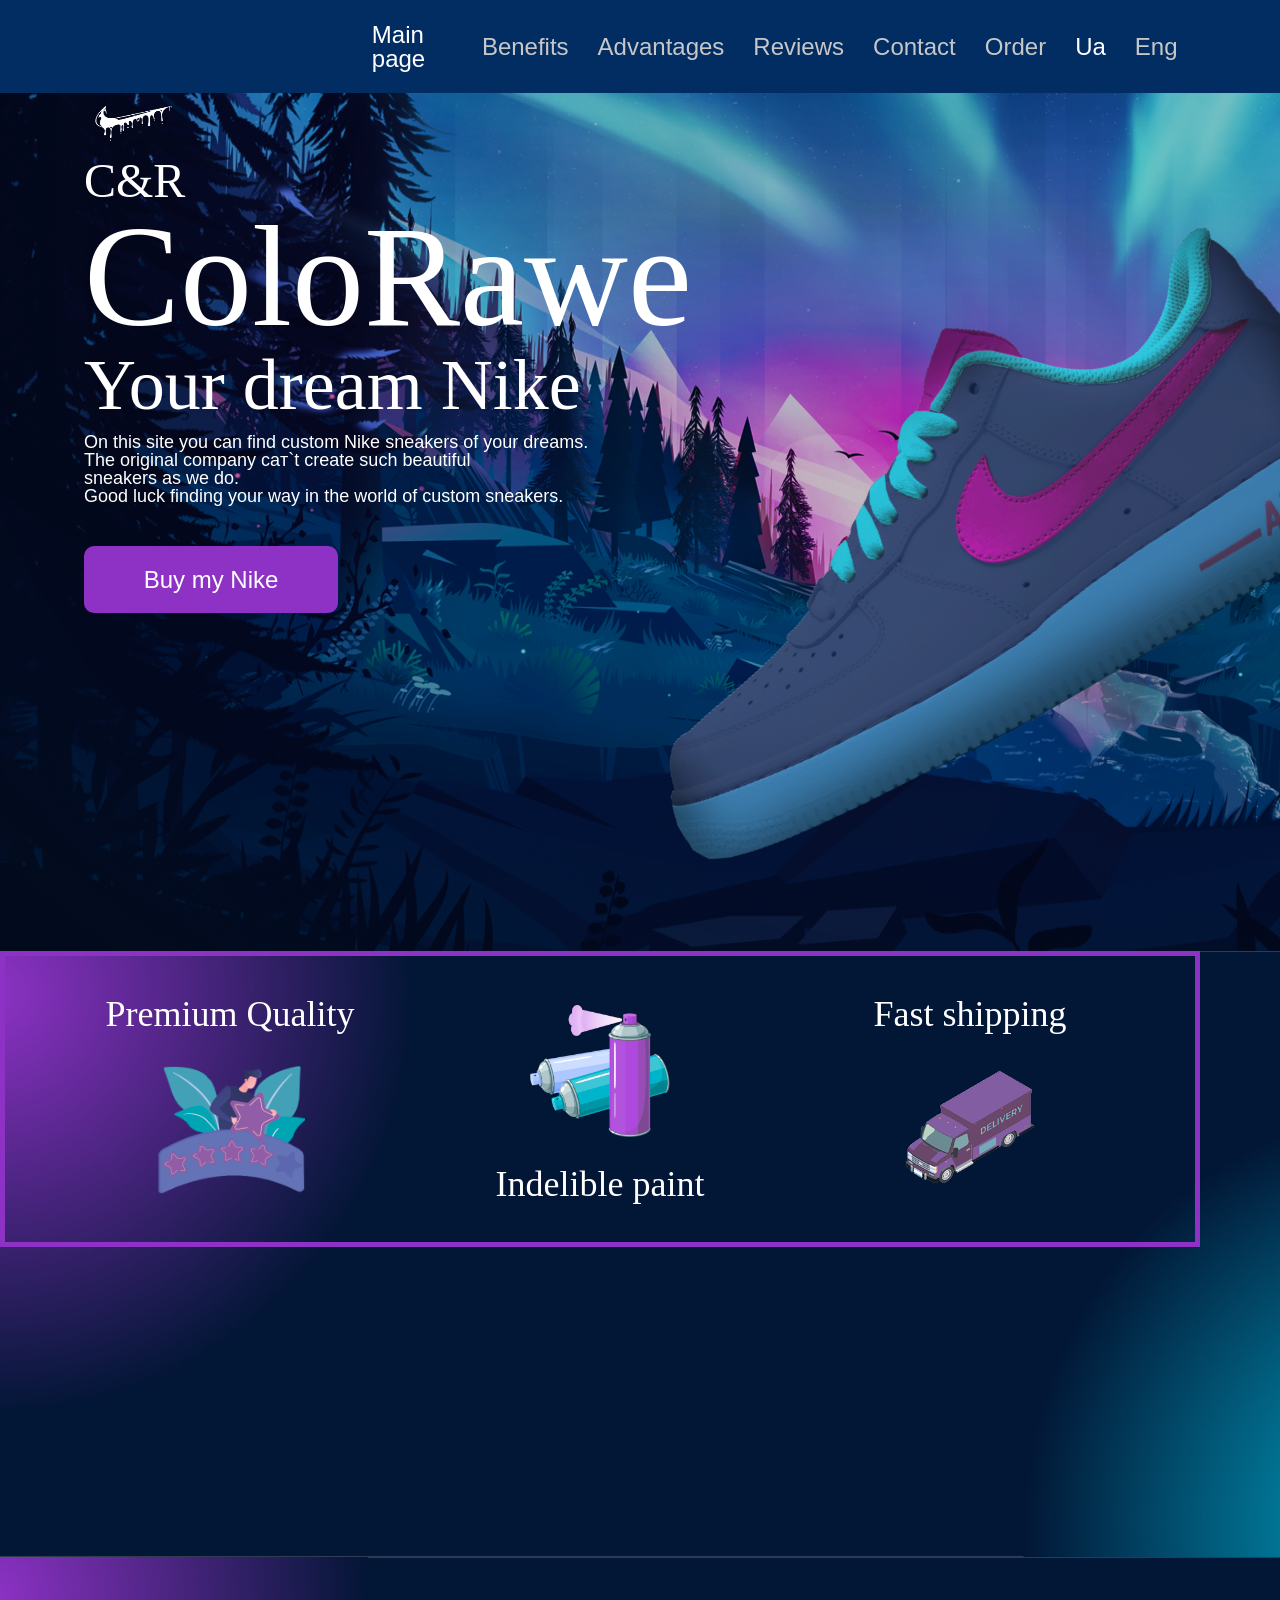
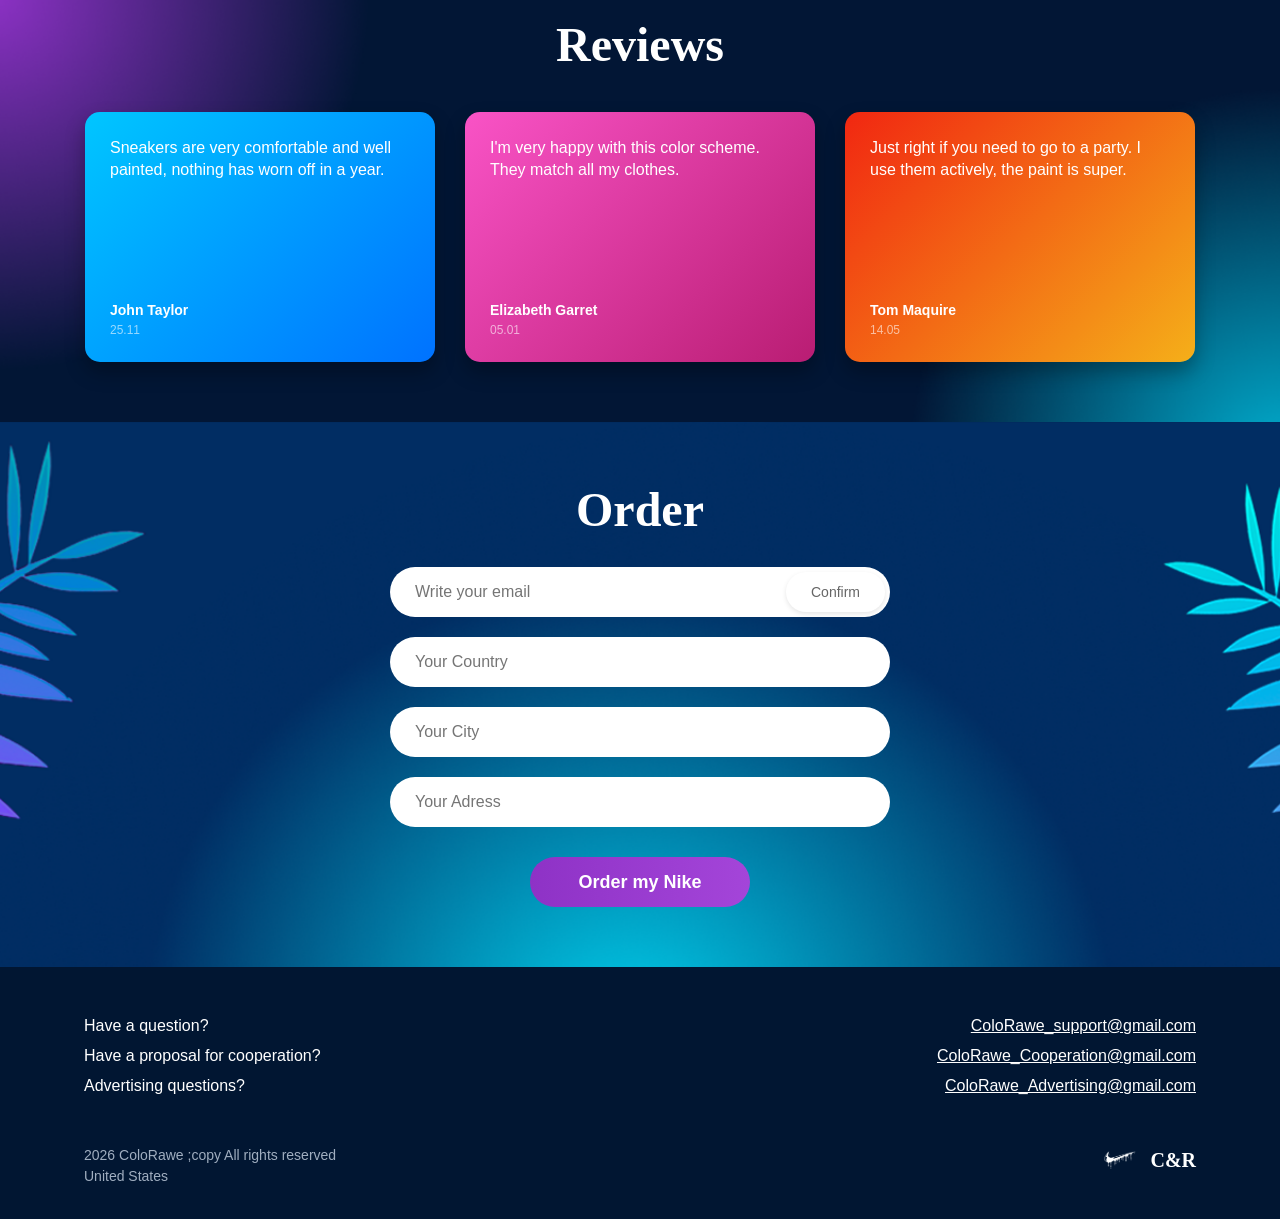
<file: index.html>
<!DOCTYPE html>
<html lang="en">
<head>
    <meta charset="UTF-8">
    <meta name="viewport" content="width=device-width, initial-scale=1.0">
    <title>Nike</title>
    <link rel="stylesheet" href="style.css">
</head>
<body>
   <header class="header">
    <div class="container">
    <nav class="navbar">
        <ul>
          <div class="logo-container">
          </div>
            <li><a href="#" class="active">Main page</a></li>
            <li><a href="#benefits" class="navbar-link">Benefits</a></li>
            <li><a href="#advantages" class="navbar-link">Advantages</a></li>
            <li><a href="#reviews" class="navbar-link">Reviews</a></li>
            <li><a href="#contact" class="navbar-link">Contact</a></li>
            <li><a href="#order" class="navbar-link">Order</a></li>
   <li><a class="active">Ua</a></li>
    <li><a class="navbar-link">Eng</a></li>
        </ul>
    </nav>
    </header>
    <main>
        <section class="hero">
        <div class="container">
            <div class="logo">
                <img src="images/b27f36e5091bf5502bf6a5eb013f4f7b3a64f566.png" alt="logo">
            <h4 class="logo-text">C&R</h4>
            <h1 class="title">ColoRawe</h1>
            <h2 class="subtitle">Your dream Nike</h2>
            <p class="description">On this site you can find custom Nike sneakers of your dreams.<br> 
The original company caт`t create such beautiful<br>
sneakers as we do.<br>
Good luck finding your way in the world of custom sneakers.</p>
<button class="btn">Buy my Nike</button>
<div class="editor-overlay" id="editorOverlay">
  <div class="editor-modal">
        <button class="editor-close" id="editorClose">&times;</button>
        <h2 class="editor-title">Create Your Nike</h2>
         <p class="editor-hint">Choose a color below, then click on the part of the sneaker you want to paint</p>
          <div class="editor-content">
      <svg class="sneaker-svg" viewBox="0 0 600 300" xmlns="http://www.w3.org/2000/svg">
        <path id="part-heel" class="sneaker-part" d="M60,245 Q40,180 70,140 Q90,120 120,130 L120,240 Q90,255 60,245 Z" fill="#FFFFFF" stroke="#222" stroke-width="2"/>
        <path id="part-body" class="sneaker-part" d="M120,130 Q200,100 320,110 Q420,120 470,160 L470,240 L120,240 Z" fill="#FFFFFF" stroke="#222" stroke-width="2"/>
        <path id="part-toe" class="sneaker-part" d="M470,160 Q520,170 540,200 Q555,220 520,235 L470,240 Z" fill="#FFFFFF" stroke="#222" stroke-width="2"/>
        <path id="part-sole" class="sneaker-part" d="M40,250 Q30,270 60,275 L520,275 Q560,270 550,240 L520,235 Q500,250 470,240 L120,240 Q90,255 60,245 Z" fill="#FFFFFF" stroke="#222" stroke-width="2"/>
        <path id="part-tongue" class="sneaker-part" d="M220,115 L280,105 L295,150 L235,155 Z" fill="#FFFFFF" stroke="#222" stroke-width="2"/>
        <g id="part-laces" class="sneaker-part">
          <rect x="230" y="120" width="60" height="6" rx="3" fill="#FFFFFF" stroke="#222" stroke-width="1"/>
          <rect x="225" y="135" width="65" height="6" rx="3" fill="#FFFFFF" stroke="#222" stroke-width="1"/>
          <rect x="220" y="150" width="70" height="6" rx="3" fill="#FFFFFF" stroke="#222" stroke-width="1"/>
        </g>
        <path id="part-swoosh" class="sneaker-part" d="M150,200 Q250,230 400,190 Q320,220 250,225 Q190,228 150,200 Z" fill="#8E32C6" stroke="#222" stroke-width="2"/>
      </svg>

      <div class="color-palette">
        <p class="palette-label">Choose a color:</p>
        <div class="swatches" id="swatches">
          <button class="swatch selected" data-color="#FFFFFF" style="background:#FFFFFF"></button>
          <button class="swatch" data-color="#000000" style="background:#000000"></button>
          <button class="swatch" data-color="#8E32C6" style="background:#8E32C6"></button>
          <button class="swatch" data-color="#012D63" style="background:#012D63"></button>
          <button class="swatch" data-color="#E63946" style="background:#E63946"></button>
          <button class="swatch" data-color="#F4A300" style="background:#F4A300"></button>
          <button class="swatch" data-color="#2A9D8F" style="background:#2A9D8F"></button>
          <button class="swatch" data-color="#F72585" style="background:#F72585"></button>
        </div>
        <button class="btn editor-order-btn" id="editorOrderBtn">Order this design</button>
      </div>
    </div>
  </div>
</div>
  </div>
</div>
            </div>
        </section>
      <section class="features-section">
  <div class="features-container">
    
    <div class="feature-card">
      <h3 class="feature-title">Premium Quality</h3>
      <img src="./images/Звёзды 1.svg" alt="Premium Quality" class="feature-img">
    </div>

    <div class="feature-card">
      <img src="./images/Краски 1.svg" alt="Indelible paint" class="feature-img">
      <h3 class="feature-title">Indelible paint</h3>
    </div>

    <div class="feature-card">
      <h3 class="feature-title">Fast shipping</h3>
      <img src="./images/Грузан 1.png" alt="Fast shipping" class="feature-img">
    </div>

  </div>
</section>
<section class="reviews-section">
  <h2 class="reviews-main-title">Reviews</h2>
  
  <div class="reviews-container">
    
    <div class="review-card card-blue">
      <p class="review-text">Sneakers are very comfortable and well painted, nothing has worn off in a year.</p>
      <div class="review-author">
        <span class="author-name">John Taylor</span>
        <span class="author-date">25.11</span>
      </div>
    </div>

    <div class="review-card card-purple">
      <p class="review-text">I'm very happy with this color scheme. They match all my clothes.</p>
      <div class="review-author">
        <span class="author-name">Elizabeth Garret</span>
        <span class="author-date">05.01</span>
      </div>
    </div>

    <div class="review-card card-orange">
      <p class="review-text">Just right if you need to go to a party. I use them actively, the paint is super.</p>
      <div class="review-author">
        <span class="author-name">Tom Maquire</span>
        <span class="author-date">14.05</span>
      </div>
    </div>

  </div>
</section>
<section class="order-section">
  <div class="container">
    <h2 class="order-title">Order</h2>
    
    <form class="order-form">
      <div class="input-group-inline">
        <input type="email" placeholder="Write your email" class="order-input">
        <button type="submit" class="btn-confirm">Confirm</button>
      </div>

      <input type="text" placeholder="Your Country" class="order-input">
      <input type="text" placeholder="Your City" class="order-input">
      <input type="text" placeholder="Your Adress" class="order-input">

      <button type="button" class="btn-order">Order my Nike</button>
    </form>
  </div>
</section>
    </main>
<footer class="main-footer">
  <div class="container footer-content">
    
    <div class="footer-left">
      <p>Have a question?</p>
      <p>Have a proposal for cooperation?</p>
      <p>Advertising questions?</p>
      
      <div class="footer-copyright">
        <p>2026 ColoRawe ;copy All rights reserved</p>
        <p>United States</p>
      </div>
    </div>

    <div class="footer-right">
      <div class="footer-emails">
        <a href="mailto:ColoRawe_support@gmail.com">ColoRawe_support@gmail.com</a>
        <a href="mailto:ColoRawe_Cooperation@gmail.com">ColoRawe_Cooperation@gmail.com</a>
        <a href="mailto:ColoRawe_Advertising@gmail.com">ColoRawe_Advertising@gmail.com</a>
      </div>
      
      <div class="footer-logo">
        <img src="./images/b27f36e5091bf5502bf6a5eb013f4f7b3a64f566.png" alt="C&R Logo" class="cr-logo-img">
        <span class="cr-logo-text">C&R</span>
      </div>
    </div>

  </div>
</footer>
<script src="script.js"></script>
</body>
</html>
</file>
<file: style.css>
*, 
*::after, 
*::before {
    margin: 0;
    padding: 0;
    box-sizing: border-box;
}
.navbar {
    display: flex;
    justify-content: center;
    align-items: center;
    padding: 20px;
    width: 100%;
    height: 93px;
    background-color: #012D63;
}
ul {
    display: flex;
    justify-content: center;
    align-items: center;
    list-style: none;
    gap: 29px;
}
a {
    text-decoration: none;
}
.active {
    font-family: "Roboto", sans-serif;
    font-weight: 400;
    font-style: "Regular";
    font-size: 24px;
    line-height: 100%;
    letter-spacing: 0%;
    color: #FFFFFF;
}
.navbar-link {
    font-family: "Roboto", sans-serif;
    font-weight: 300;
    font-style: "Light";
    font-size: 24px;
    line-height: 100%;
    letter-spacing: 0%;
    color: #C7C7C7;
}
.hero {
    background-image: url("./images/Group 37 (1) 1.png");
    background-size: cover;
    color: black;
    width: 100%;
    height: 858px;
    display: flex;
    justify-content: center;
}
.container {
     width: 1142px;
    margin: 0 auto;
    padding: 0px 15px;
}
.logo img {
    width: 160px;
    height: 120px;
}
.logo-text {
    font-family: "PT Serif", serif;
    font-weight: 400;
    font-style: "Regular";
    font-size: 48px;
    line-height: 100%;
    letter-spacing: 0%;
    color: #FFFFFF;
}
.title {
    font-family: "Playfair Display", serif;
    font-weight: 400;
    font-style: "Regular";
    font-size: 144px;
    line-height: 100%;
    letter-spacing: 0%;
    color: #FFFFFF;
}
.subtitle {
    font-family: "Playfair Display", serif;
    font-weight: 400;
    font-style: "Regular";
    font-size: 72px;
    line-height: 100%;
    letter-spacing: 0%;
    color: #FFFFFF;
}
p, h1, h3, h4 {
    color: #FFFFFF;
}
.description {
    font-family: "Roboto", sans-serif;
    font-weight: 400;
    font-style: "Regular";
    font-size: 18px;
    line-height: 100%;
    letter-spacing: 0%;
    color: #FFFFFF;
    margin-top: 12px;
}
.btn {
    width: 254px;
    height: 67px;
    border: none;
    border-radius: 10px;
    background-color: #8E32C6;
    margin-top: 41px;
    font-family: "Roboto", sans-serif;
    font-weight: 400;
    font-style: "Regular";
    font-size: 24px;
    line-height: 100%;
    letter-spacing: 0%;
    color: #FFFFFF;
}
.navbar {
    display: flex;
    justify-content: center;
    align-items: center;
    padding: 20px;
    height: 93px;
    background-color: #012D63;
}
ul {
    display: flex;
    justify-content: center;
    align-items: center;
    list-style: none;
    gap: 29px;
}
a {
    text-decoration: none;
}
.active {
    font-family: "Roboto", sans-serif;
    font-weight: 400;
    font-style: "Regular";
    font-size: 24px;
    line-height: 100%;
    letter-spacing: 0%;
    color: #FFFFFF;
}
.navbar-link {
    font-family: "Roboto", sans-serif;
    font-weight: 300;
    font-style: "Light";
    font-size: 24px;
    line-height: 100%;
    letter-spacing: 0%;
    color: #C7C7C7;
}
.hero {
    background-image: url("./images/Group 37 (1) 1.png");
    background-size: cover;
    color: black;
    width: 100%;
    height: 858px;
    display: flex;
    justify-content: center;
}
.container {
     width: 1142px;
    margin: 0 auto;
    padding: 0px 15px;
}
.header {
    display: flex;
    justify-content: center;
    background-color: #012D63;
}
.logo img {
    width: 100px;
    height: 60px;
}
.logo-text {
    font-family: "PT Serif", serif;
    font-weight: 400;
    font-style: "Regular";
    font-size: 48px;
    line-height: 100%;
    letter-spacing: 0%;
    color: #FFFFFF;
}
.title {
    font-family: "Playfair Display", serif;
    font-weight: 400;
    font-style: "Regular";
    font-size: 144px;
    line-height: 100%;
    letter-spacing: 0%;
    color: #FFFFFF;
}
.subtitle {
    font-family: "Playfair Display", serif;
    font-weight: 400;
    font-style: "Regular";
    font-size: 72px;
    line-height: 100%;
    letter-spacing: 0%;
    color: #FFFFFF;
}
p, h1, h3, h4 {
    color: #FFFFFF;
}
.description {
    font-family: "Roboto", sans-serif;
    font-weight: 400;
    font-style: "Regular";
    font-size: 18px;
    line-height: 100%;
    letter-spacing: 0%;
    color: #FFFFFF;
    margin-top: 12px;
}
.btn {
    width: 254px;
    height: 67px;
    border: none;
    border-radius: 10px;
    background-color: #8E32C6;
    margin-top: 41px;
    font-family: "Roboto", sans-serif;
    font-weight: 400;
    font-style: "Regular";
    font-size: 24px;
    line-height: 100%;
    letter-spacing: 0%;
    color: #FFFFFF;
    cursor: pointer;
}
/* .advantages {
    width: 100%;
    background-image: url("./images/Group 8 1.png");
    background-size: cover;
    display: flex;
    flex-direction: row;
    justify-content: center;
}
.stars {
    margin: 215px 130px 985px 130px;
    width: 240px;
    height: 346px;
}
.advantage {
    font-family: "Playfair Display", serif;
    font-weight: 400;
    font-style: "Regular";
    font-size: 36px;
    line-height: 100%;
    letter-spacing: 0%;
    color: #FFFFFF;
    text-align: center;
} */
/* .box {
    border: 5px solid #8E32C6;
    margin: 105px 165px;
} */
 .features-container {
    display: flex;
    justify-content: center;
    align-items: center;
    max-width: 1200px;
    padding: 40px;

    border: 5px solid #8E32C6;
 }
 .feature-card {
    flex: 1;
    display: flex;
    flex-direction: column;
    align-items: center;
    text-align: center;
    gap: 20px;
    cursor: pointer;
 }
 .feature-img {
  max-width: 150px;              
  height: auto;                   
  object-fit: contain;
}
.feature-title {
    font-family: "Playfair Display", serif;
    font-weight: 400;
    font-style: "Regular";
    font-size: 36px;
    line-height: 100%;
    letter-spacing: 0%;
    color: #FFFFFF;
    text-align: center;
}
.features-section {
    background-image: url(./images/Group\ 8\ 1.png);
    width: 100%;
    height: 606px;
    gap: 0;
}
.reviews-section {
    background-image: url("./images/Group 8 1.png"); 
    background-size: cover;
    width: 100%;
    padding: 60px 0;
    text-align: center;
}
.reviews-main-title {
    font-family: "Playfair Display", serif;
    font-size: 48px;
    color: #FFFFFF;
    margin-bottom: 40px;
}
.reviews-container {
    display: flex;
    justify-content: center; 
    gap: 30px;              
    max-width: 1200px;
    margin: 0 auto;
    padding: 0 15px;
}
.review-card {
    flex: 1;
    max-width: 350px;      
    height: 250px;           
    border-radius: 15px;    
    padding: 25px;
    display: flex;
    flex-direction: column;
    justify-content: space-between; 
    text-align: left;      
    box-shadow: 0 10px 20px rgba(0, 0, 0, 0.3); 
}
.review-text {
    font-family: "Roboto", sans-serif;
    font-size: 16px;
    line-height: 1.4;
    color: #FFFFFF;
}
.review-author {
    display: flex;
    flex-direction: column; 
    gap: 5px;
}

.author-name {
    font-family: "Roboto", sans-serif;
    font-weight: bold;
    font-size: 14px;
    color: #FFFFFF;
}

.author-date {
    font-family: "Roboto", sans-serif;
    font-size: 12px;
    color: rgba(255, 255, 255, 0.6); 
}
.card-blue {
    background: linear-gradient(135deg, #00c6ff 0%, #0072ff 100%);
}
.card-purple {
    background: linear-gradient(135deg, #f953c6 0%, #b91d73 100%);
}
.card-orange {
    background: linear-gradient(135deg, #f12711 0%, #f5af19 100%);
}
.order-section {
    background-image: url("./images/Group 2 1.png"); 
    background-size: cover;
    background-position: center;
    width: 100%;
    padding: 60px 0;
    text-align: center;
}

.order-title {
    font-family: "Playfair Display", serif;
    font-size: 48px;
    color: #FFFFFF;
    margin-bottom: 30px;
}
.order-form {
    display: flex;
    flex-direction: column;
    align-items: center;
    gap: 20px; 
    max-width: 500px;
    margin: 0 auto;
}
.order-input {
    width: 100%;
    height: 50px;
    border: none;
    border-radius: 25px; 
    padding: 0 25px;
    font-family: "Roboto", sans-serif;
    font-size: 16px;
    color: #333333;
    outline: none;
}
.input-group-inline {
    position: relative;
    width: 100%;
}
.btn-confirm {
    position: absolute;
    right: 5px;
    top: 5px;
    height: 40px;
    padding: 0 25px;
    border: none;
    border-radius: 20px;
    background-color: #FFFFFF;
    color: #666666;
    font-family: "Roboto", sans-serif;
    font-size: 14px;
    cursor: pointer;
    box-shadow: 0 2px 5px rgba(0,0,0,0.1);
}
.btn-order {
    width: 220px;
    height: 50px;
    border: none;
    border-radius: 25px;
    background: linear-gradient(90deg, #8E32C6 0%, #A445D9 100%);
    color: #FFFFFF;
    font-family: "Roboto", sans-serif;
    font-size: 18px;
    font-weight: bold;
    cursor: pointer;
    margin-top: 10px;
    transition: transform 0.2s;
}

.btn-order:hover {
    transform: scale(1.05);
}
.main-footer {
    background-color: #011632; 
    padding: 50px 0 30px 0;
    color: #FFFFFF;
    font-family: "Roboto", sans-serif;
}
.footer-content {
    display: flex;
    justify-content: space-between;
    align-items: flex-start;
}
.footer-left {
    display: flex;
    flex-direction: column;
    gap: 12px;
    text-align: left;
}

.footer-left p {
    font-size: 16px;
    color: #FFFFFF;
}
.footer-copyright {
    margin-top: 40px;
}

.footer-copyright p {
    font-size: 14px;
    color: #A0AEC0; 
    margin-bottom: 5px;
}
.footer-right {
    display: flex;
    flex-direction: column;
    align-items: flex-end; 
    gap: 30px;
}
.footer-emails {
    display: flex;
    flex-direction: column;
    gap: 12px;
    text-align: right;
}

.footer-emails a {
    color: #FFFFFF;
    font-size: 16px;
    text-decoration: underline; 
}

.footer-emails a:hover {
    color: #A445D9;
}
.footer-logo {
    display: flex;
    align-items: center;
    gap: 10px;
    margin-top: 20px;
}

.cr-logo-img {
    width: 40px;
    height: auto;
}
.cr-logo-text {
    font-family: "PT Serif", serif;
    font-size: 20px;
    font-weight: bold;
    color: #FFFFFF;
}
.logo-container {
    width: 100px;
    height: 60px;
    margin-left: 168px;
    margin-bottom: 16px;
}
.editor-overlay {
    display: none;
    position: fixed;
    top: 0; left: 0;
    width: 100%; height: 100%;
    background: rgba(1, 22, 50, 0.85);
    z-index: 1000;
    justify-content: center;
    align-items: center;
}
.editor-overlay.active {
    display: flex;
}
.editor-modal {
    background-color: #011632;
    border-radius: 20px;
    padding: 40px;
    max-width: 900px;
    width: 90%;
    position: relative;
    box-shadow: 0 20px 60px rgba(0,0,0,0.5);
}
.editor-close {
    position: absolute;
    top: 15px;
    right: 20px;
    background: none;
    border: none;
    color: #FFFFFF;
    font-size: 32px;
    cursor: pointer;
    line-height: 1;
}
.editor-close:hover {
    color: #8E32C6;
}
.editor-title {
    font-family: "Playfair Display", serif;
    font-size: 36px;
    color: #FFFFFF;
    text-align: center;
    margin-bottom: 8px;
}
.editor-hint {
    font-family: "Roboto", sans-serif;
    color: #A0AEC0;
    text-align: center;
    margin-bottom: 30px;
    font-size: 15px;
}
.editor-content {
    display: flex;
    align-items: center;
    gap: 40px;
    flex-wrap: wrap;
    justify-content: center;
}
.sneaker-svg {
    width: 100%;
    max-width: 500px;
    height: auto;
}
.sneaker-part {
    cursor: pointer;
    transition: filter 0.2s, opacity 0.2s;
}
.sneaker-part:hover {
    filter: brightness(0.9);
    opacity: 0.85;
}
.color-palette {
    display: flex;
    flex-direction: column;
    align-items: center;
    gap: 15px;
}
.palette-label {
    color: #FFFFFF;
    font-family: "Roboto", sans-serif;
    font-size: 16px;
}
.swatches {
    display: grid;
    grid-template-columns: repeat(4, 40px);
    gap: 12px;
}
.swatch {
    width: 40px;
    height: 40px;
    border-radius: 50%;
    border: 3px solid transparent;
    cursor: pointer;
    box-shadow: 0 2px 6px rgba(0,0,0,0.3);
    transition: transform 0.15s, border-color 0.15s;
}
.swatch:hover {
    transform: scale(1.1);
}
.swatch.selected {
    border-color: #FFFFFF;
    transform: scale(1.15);
}
.editor-order-btn {
    margin-top: 10px;
    width: 220px;
    height: 55px;
    font-size: 18px;
}




@media (max-width: 1024px) {
    .container {
        width: 100%;
        padding: 0 20px;
    }

    .navbar ul {
        gap: 15px;
        flex-wrap: wrap;
        padding: 10px 0;
    }

    .navbar-link, .active {
        font-size: 18px;
    }

    .logo-container {
        margin-left: 0;
        width: 70px;
        height: 42px;
    }

    .hero {
        height: auto;
        padding: 60px 0;
    }

    .title {
        font-size: 90px;
    }

    .subtitle {
        font-size: 48px;
    }

    .description {
        font-size: 16px;
    }

    .features-container {
        flex-wrap: wrap;
        gap: 30px;
    }

    .feature-card {
        flex: 1 1 45%;
    }

    .reviews-container {
        flex-wrap: wrap;
    }

    .review-card {
        flex: 1 1 45%;
        max-width: 100%;
    }

    .footer-content {
        flex-direction: column;
        gap: 30px;
        align-items: flex-start;
    }

    .footer-right {
        align-items: flex-start;
    }

    .footer-emails {
        text-align: left;
    }

    .editor-content {
        flex-direction: column;
    }

    .sneaker-svg {
        max-width: 400px;
    }
}




@media (max-width: 768px) {
    .navbar {
        height: auto;
        padding: 15px 10px;
    }

    .navbar ul {
        flex-direction: column;
        gap: 10px;
    }

    .logo-container {
        margin-bottom: 8px;
    }

    .logo img {
        width: 80px;
        height: 60px;
    }

    .logo-text {
        font-size: 32px;
    }

    .title {
        font-size: 60px;
    }

    .subtitle {
        font-size: 32px;
    }

    .btn {
        width: 100%;
        max-width: 254px;
    }

    .features-section {
        height: auto;
        padding: 40px 0;
    }

    .feature-card {
        flex: 1 1 100%;
    }

    .reviews-main-title, .order-title {
        font-size: 32px;
    }

    .review-card {
        flex: 1 1 100%;
    }

    .order-form {
        max-width: 100%;
        padding: 0 15px;
    }

    .editor-modal {
        padding: 25px;
        width: 95%;
    }

    .editor-title {
        font-size: 26px;
    }

    .swatches {
        grid-template-columns: repeat(4, 36px);
        gap: 10px;
    }

    .swatch {
        width: 36px;
        height: 36px;
    }
}




@media (max-width: 480px) {
    .title {
        font-size: 42px;
    }

    .subtitle {
        font-size: 24px;
    }

    .description {
        font-size: 14px;
    }

    .logo-text {
        font-size: 24px;
    }

    .navbar-link, .active {
        font-size: 16px;
    }

    .btn {
        font-size: 18px;
        height: 55px;
    }

    .feature-title {
        font-size: 24px;
    }

    .feature-img {
        max-width: 100px;
    }

    .reviews-main-title, .order-title {
        font-size: 26px;
    }

    .review-text {
        font-size: 14px;
    }

    .footer-left p {
        font-size: 14px;
    }

    .footer-emails a {
        font-size: 14px;
    }

    .cr-logo-text {
        font-size: 16px;
    }

    .editor-modal {
        padding: 15px;
    }

    .editor-title {
        font-size: 22px;
    }

    .editor-hint {
        font-size: 13px;
    }

    .swatches {
        grid-template-columns: repeat(4, 32px);
        gap: 8px;
    }

    .swatch {
        width: 32px;
        height: 32px;
    }

    .editor-order-btn {
        width: 180px;
        height: 48px;
        font-size: 16px;
    }
}
</file>
